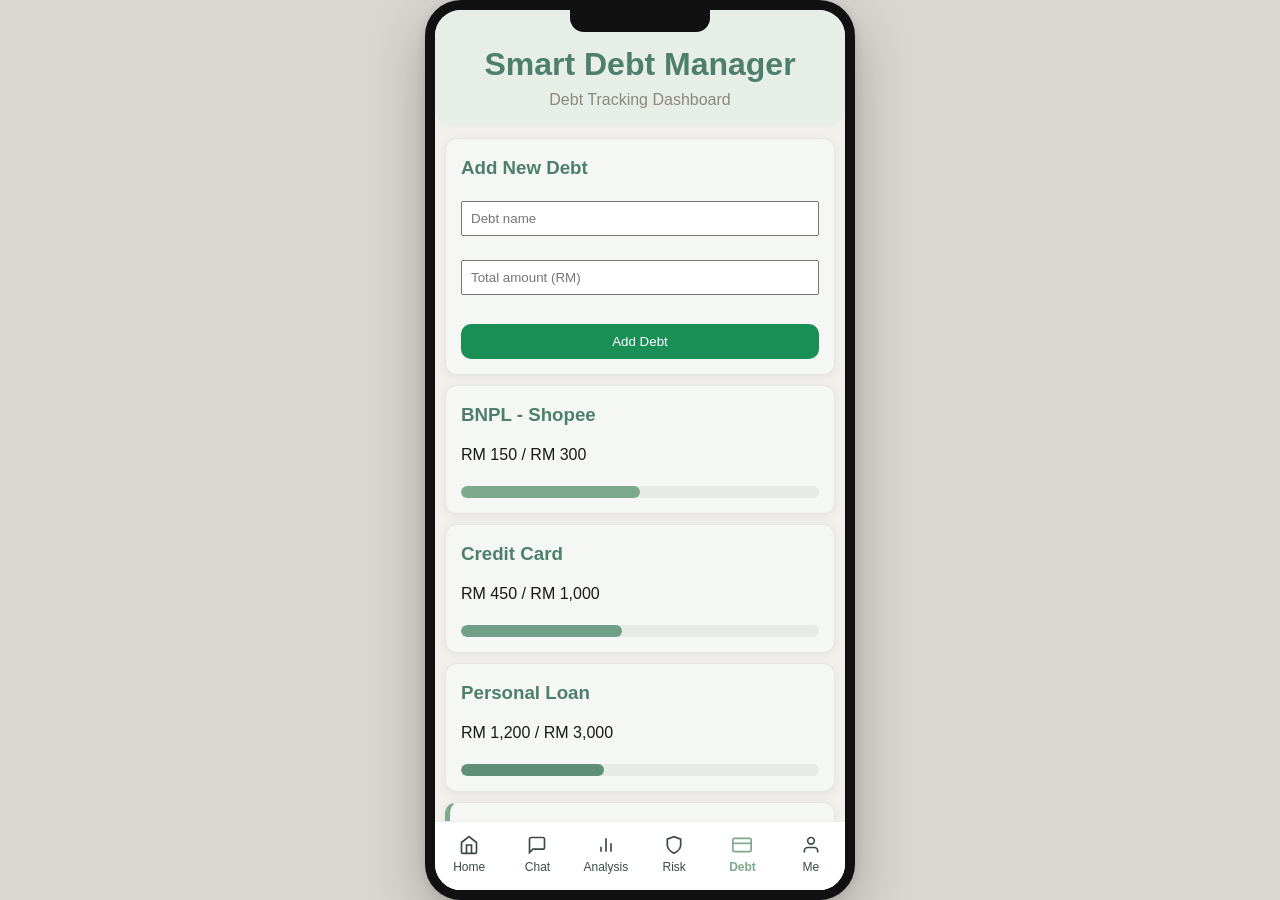
<file: debt.html>
<!DOCTYPE html>
<html lang="en">
<head>
  <meta charset="UTF-8">
  <title>Debt Manager - AI Money Buddy</title>

  <link rel="stylesheet" href="style.css">

  <style>
    body{
      background:#f6f7f5;
      font-family: Arial, sans-serif;
      margin:0;
      padding:0;
    }

    .banner{
      background:#e7ede7;
      padding:15px;
      text-align:center;
      color:#2f3b33;
    }

    .card{
      background:#f4f7f4;
      padding:15px;
      margin:10px;
      border-radius:12px;
      box-shadow:0 2px 10px rgba(0,0,0,0.06);
    }

    .progress-bar{
      width:100%;
      background:#e6ebe6;
      border-radius:8px;
      overflow:hidden;
      height:12px;
      margin-top:5px;
    }

    .progress-fill{
      height:100%;
      transition:width 0.3s ease;
    }

    button{
      background:#198f56;
      color:white;
      padding:10px 20px;
      border:none;
      border-radius:10px;
      cursor:pointer;
      transition:0.2s;
      margin-top:10px;
    }

    button:hover{
      background:#a5dbbb;
    }

  
    .nav-item{
      color:#3c4a41;
      text-decoration:none;
      font-size:12px;
      display:flex;
      flex-direction:column;
      align-items:center;
      gap:3px;
    }

    .nav-item.active{
      color:#7da88b;
      font-weight:bold;
    }

    main{
      flex:1;
      overflow-y:auto;
      padding-bottom:120px;
    }
  </style>
</head>

<body>

<div class="phone-frame" style="position:relative; height:100vh; overflow:hidden;">

<div class="app" style="display:flex; flex-direction:column; height:715hx;">

<!-- HEADER -->
<header class="banner">
  <h1>Smart Debt Manager</h1>
  <p>Debt Tracking Dashboard</p>
</header>

<main>

  <!-- ✅ FIX: INPUT SECTION -->
  <div class="card">
    <h3>Add New Debt</h3>

    <input id="debtName" placeholder="Debt name"
      style="width:100%;padding:8px;margin:5px 0;">

    <input id="debtAmount" placeholder="Total amount (RM)"
      style="width:100%;padding:8px;margin:5px 0;">

    <button onclick="addDebt()">Add Debt</button>
  </div>

  <!-- EXISTING DEBTS -->
  <div class="card">
    <h3>BNPL - Shopee</h3>
    <p>RM 150 / RM 300</p>

    <div class="progress-bar">
      <div class="progress-fill" style="width:50%; background:#7da88b;"></div>
    </div>
  </div>

  <div class="card">
    <h3>Credit Card</h3>
    <p>RM 450 / RM 1,000</p>

    <div class="progress-bar">
      <div class="progress-fill" style="width:45%; background:#6f9f86;"></div>
    </div>
  </div>

  <div class="card">
    <h3>Personal Loan</h3>
    <p>RM 1,200 / RM 3,000</p>

    <div class="progress-bar">
      <div class="progress-fill" style="width:40%; background:#5f8f78;"></div>
    </div>
  </div>

  <!-- AI -->
  <div class="card" style="border-left:5px solid #7da88b;">
    <h3>Recommended Action</h3>

    <p id="recommendation"
       style="white-space:pre-line; line-height:1.6; max-height:300px; overflow-y:auto;">
      Pay Credit Card first to reduce interest faster.
    </p>

    <button id="repaymentBtn">View Repayment Plan</button>
  </div>

</main>

    <!-- NAVBAR（Key: lock at bottom） -->
      <nav class="bottom-nav" style="position:absolute; bottom:0; left:0; right:0;">
        <a href="index.html" class="nav-item">
          <svg width="20" height="20" viewBox="0 0 24 24" fill="none" stroke="currentColor" stroke-width="2">
            <path d="M3 9l9-7 9 7v11a2 2 0 0 1-2 2H5a2 2 0 0 1-2-2z"/>
            <polyline points="9 22 9 12 15 12 15 22"/>
          </svg>
          <span>Home</span>
        </a>

        <a href="aichat.html" class="nav-item">
          <svg width="20" height="20" viewBox="0 0 24 24" fill="none" stroke="currentColor" stroke-width="2">
            <path d="M21 15a2 2 0 0 1-2 2H7l-4 4V5a2 2 0 0 1 2-2h14a2 2 0 0 1 2 2z"/>
          </svg>
          <span>Chat</span>
        </a>

        <a href="analysis.html" class="nav-item">
          <svg width="20" height="20" viewBox="0 0 24 24" fill="none" stroke="currentColor" stroke-width="2">
            <line x1="18" y1="20" x2="18" y2="10"/>
            <line x1="12" y1="20" x2="12" y2="4"/>
            <line x1="6" y1="20" x2="6" y2="14"/>
          </svg>
          <span>Analysis</span>
        </a>

        <a href="riskprediction.html" class="nav-item">
          <svg width="20" height="20" viewBox="0 0 24 24" fill="none" stroke="currentColor" stroke-width="2">
            <path d="M12 22s8-4 8-10V5l-8-3-8 3v7c0 6 8 10 8 10z"/>
          </svg>
          <span>Risk</span>
        </a>

        <a href="debt.html" class="nav-item active">
          <svg width="20" height="20" viewBox="0 0 24 24" fill="none" stroke="currentColor" stroke-width="2">
            <rect x="1" y="4" width="22" height="16" rx="2"/>
            <line x1="1" y1="10" x2="23" y2="10"/>
          </svg>
          <span>Debt</span>
        </a>

        <a href="me.html" class="nav-item">
          <svg width="20" height="20" viewBox="0 0 24 24" fill="none" stroke="currentColor" stroke-width="2">
            <path d="M20 21v-2a4 4 0 0 0-4-4H8a4 4 0 0 0-4 4v2"/>
            <circle cx="12" cy="7" r="4"/>
          </svg>
          <span>Me</span>
        </a>
      </nav>
</div>
</div>

<!-- SCRIPT -->
<script>
console.log("🔥 Debt script loaded");

// =====================
// LOAD FROM DATABASE
// =====================
let debts = [];

async function loadDebts() {
  try {
    const res = await fetch("http://127.0.0.1:8000/get-debts");
    debts = await res.json();

    console.log("📦 DB loaded:", debts);

    renderDebts();
  } catch (err) {
    console.error("❌ loadDebts failed:", err);
  }
}

// =====================
// RENDER
// =====================
function renderDebts() {

  const main = document.querySelector("main");
  const recommendation = document.getElementById("recommendation");

  if (!main || !recommendation) return;

  document.querySelectorAll(".dynamic-debt").forEach(e => e.remove());

  let html = "";

  debts.forEach(d => {
    const percent = d.total
      ? Math.min((d.paid / d.total) * 100, 100)
      : 0;

    html += `
      <div class="card dynamic-debt">
        <h3>${d.name}</h3>
        <p>RM ${d.paid} / RM ${d.total}</p>

        <div class="progress-bar">
          <div class="progress-fill"
               style="width:${percent}%; background:#7da88b;">
          </div>
        </div>
      </div>
    `;
  });

  recommendation.closest(".card")
    .insertAdjacentHTML("beforebegin", html);
}

// =====================
// ADD DEBT → DATABASE
// =====================
async function addDebt() {

  const name = document.getElementById("debtName").value;
  const total = document.getElementById("debtAmount").value;

  if (!name || !total) {
    alert("fill both");
    return;
  }

  await fetch("http://127.0.0.1:8000/add-debt", {
    method: "POST",
    headers: { "Content-Type": "application/json" },
    body: JSON.stringify({
      name,
      paid: 0,
      total: Number(total)
    })
  });

  await loadDebts();
}

// =====================
// REPAYMENT BUTTON
// =====================
window.addEventListener("DOMContentLoaded", () => {

  loadDebts();

  const btn = document.getElementById("repaymentBtn");

  btn.addEventListener("click", async () => {

    const box = document.getElementById("recommendation");

    box.innerText = "AI thinking...";
    box.style.color = "#7da88b";

    try {
      const res = await fetch("http://127.0.0.1:8000/chat", {
        method: "POST",
        headers: { "Content-Type": "application/json" },
        body: JSON.stringify({
          message: `
Debts:
${debts.map(d => `${d.name}: RM${d.paid}/RM${d.total}`).join("\n")}

Give repayment plan.
          `
        })
      });

      const data = await res.json();

      box.innerText = data.reply;
      box.style.color = "#3c7a5b";

    } catch (err) {
      box.innerText = "AI error";
      box.style.color = "red";
    }
  });
});
</script>
</body>
</html>
</file>
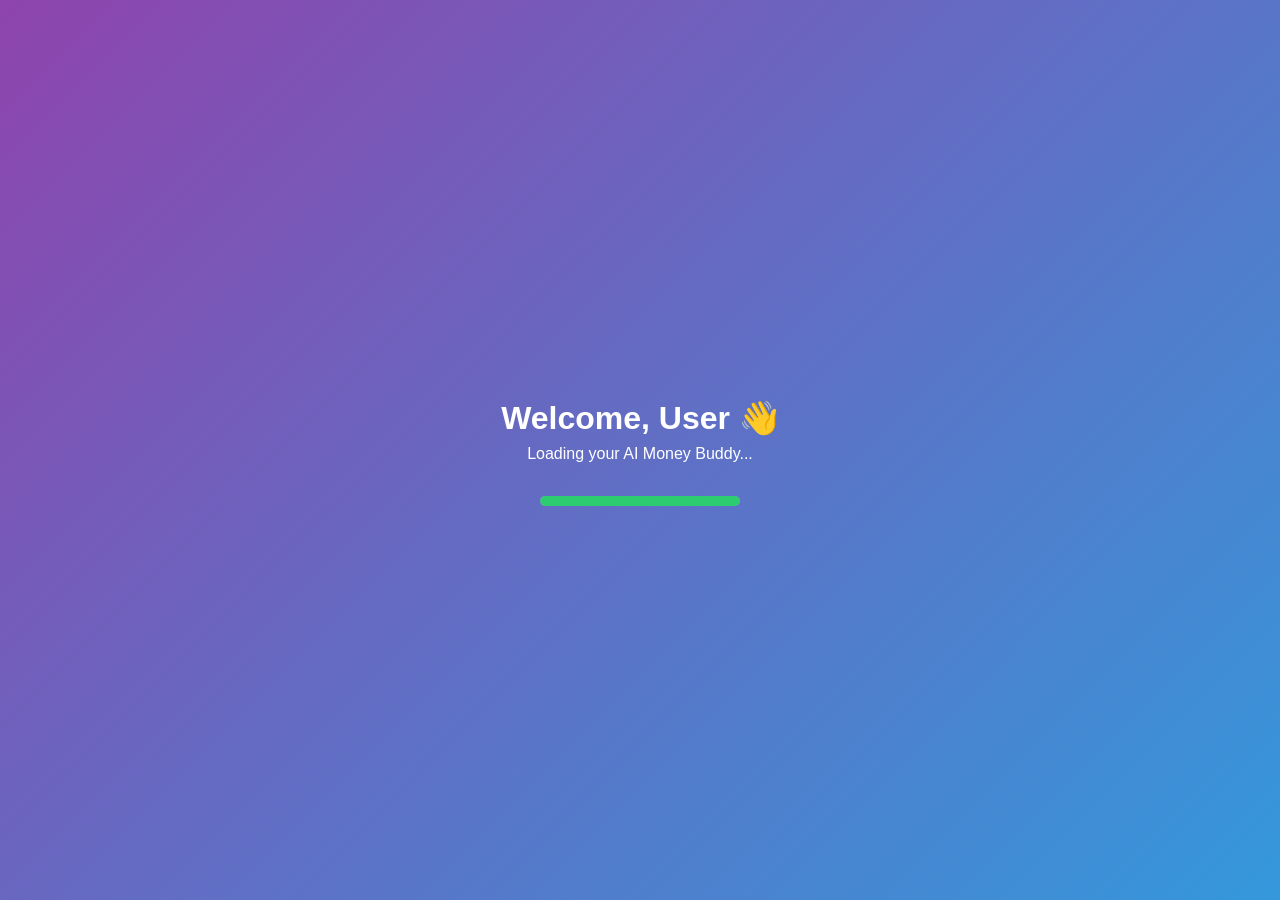
<file: loading.html>
<!DOCTYPE html>
<html lang="en">
<head>
  <meta charset="UTF-8">
  <title>Loading - AI Money Buddy</title>
  <link rel="stylesheet" href="style.css">
  <style>
    body {
      display: flex;
      justify-content: center;
      align-items: center;
      height: 100vh;
      background: linear-gradient(135deg, #8e44ad, #3498db);
      color: white;
      font-family: Arial, sans-serif;
      text-align: center;
      flex-direction: column;
    }
    .welcome {
      animation: fadeIn 2s ease-in-out;
      margin-bottom: 20px;
    }
    @keyframes fadeIn {
      from { opacity: 0; transform: scale(0.9); }
      to { opacity: 1; transform: scale(1); }
    }
    /* Progress bar */
    .progress-bar {
      width: 200px;
      height: 10px;
      background: rgba(255,255,255,0.3);
      border-radius: 5px;
      overflow: hidden;
      margin-top: 10px;
    }
    .progress-fill {
      height: 100%;
      width: 0%;
      background: #2ecc71;
      animation: loadProgress 2s linear forwards;
    }
    @keyframes loadProgress {
      from { width: 0%; }
      to { width: 100%; }
    }
    /* Circular loading animation */
    .loader {
      border: 6px solid rgba(255,255,255,0.3);
      border-top: 6px solid #fff;
      border-radius: 50%;
      width: 40px;
      height: 40px;
      animation: spin 1s linear infinite;
      margin-top: 20px;
    }
    @keyframes spin {
      0% { transform: rotate(0deg); }
      100% { transform: rotate(360deg); }
    }
  </style>
</head>
<body>
  <div class="welcome">
    <h1 id="welcomeText">Welcome 👋</h1>
    <p>Loading your AI Money Buddy...</p>
  </div>

  <!-- Progress bar -->
  <div class="progress-bar">
    <div class="progress-fill"></div>
  </div>

  <script>
    // Get username from localStorage
    const userName = localStorage.getItem("userName") || "User";
    document.getElementById("welcomeText").innerText = `Welcome, ${userName} 👋`;

    // Delay redirect to homepage
    setTimeout(() => {
      window.location.href = "index.html";
    }, 2000); // Redirect after 2 seconds
  </script>
</body>
</html>
</file>
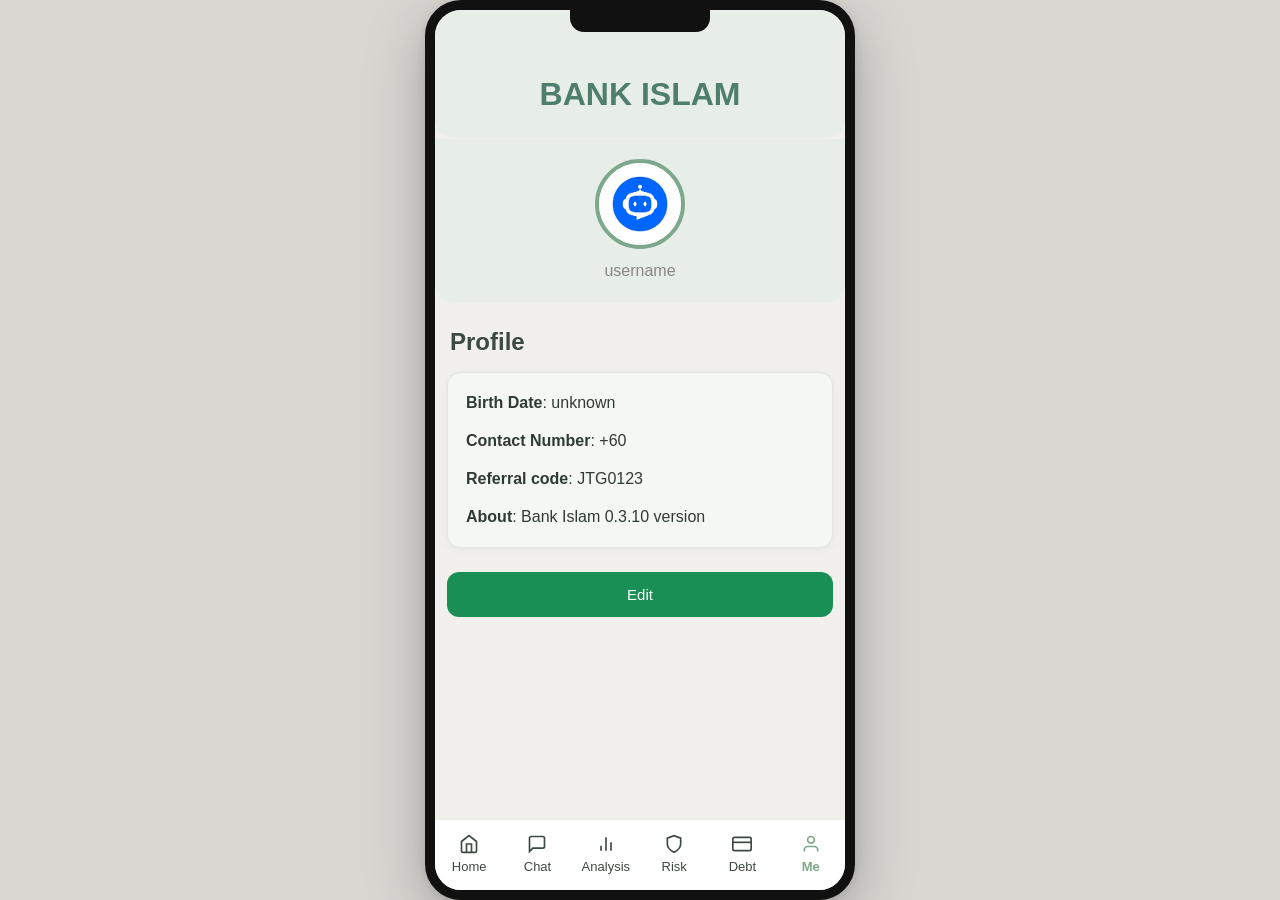
<file: me.html>
<!DOCTYPE html>
<html lang="en">
<head>
  <meta charset="UTF-8">
  <title>Me - AI Money Buddy</title>
  <link rel="stylesheet" href="style.css">

  <style>
    body{
      background:#f6f7f5;
      font-family: Arial, sans-serif;
      margin:0;
      color:#2f3b33;
    }

    .phone-frame{
      position:relative;
      height:100vh;
      overflow:hidden;
    }

    .app{
      display:flex;
      flex-direction:column;
      height:100vh;
    }

    .banner{
      background:#e7ede7;
      padding:20px;
      text-align:center;
      color:#2f3b33;
    }

    .profile-header{
      display:flex;
      flex-direction:column;
      align-items:center;
      gap:10px;
    }

    .avatar{
      width:90px;
      height:90px;
      border-radius:50%;
      object-fit:cover;
      border:4px solid #7da88b;
      background:white;
    }

    main{
      flex:1;
      overflow-y:auto;
      padding-bottom:100px;
    }

    h2{
      margin-left:15px;
      margin-top:20px;
      color:#3c4a41;
    }

    .card{
      background:#f4f7f4;
      padding:18px;
      margin:12px;
      border-radius:14px;
      box-shadow:0 2px 10px rgba(0,0,0,0.05);
    }

    .edit-btn{
      margin:12px;
      width:calc(100% - 24px);
      background:#198f56;
      color:white;
      padding:14px;
      border:none;
      border-radius:12px;
      font-size:15px;
      cursor:pointer;
    }

    .edit-btn:hover{
      background:#a5dbbb;
    }

    button{
      background:#198f56;
      color:white;
      padding:10px 18px;
      border:none;
      border-radius:10px;
      cursor:pointer;
      margin-top:10px;
    }

    button:hover{
      background:#a5dbbb;
    }

    .modal{
      display:none;
      position:fixed;
      z-index:1000;
      left:0;
      top:0;
      width:100%;
      height:100%;
      background:rgba(0,0,0,0.35);
      justify-content:center;
      align-items:center;
    }

    .modal-content{
      background:#f4f7f4;
      padding:25px;
      border-radius:16px;
      width:85%;
      max-width:350px;
    }

    .modal-content label{
      display:block;
      margin-top:12px;
      margin-bottom:6px;
    }

    .modal-content input{
      width:100%;
      padding:12px;
      border-radius:10px;
      border:1px solid #d7dfd7;
    }

    .nav-item{
      text-decoration:none;
      color:#3c4a41;
      font-size:13px;
      text-align:center;
    }

    .nav-item.active{
      color:#7da88b;
      font-weight:bold;
    }
  </style>
</head>

<body>

<div class="phone-frame">
<div class="app">

  <!-- Banner -->
  <header class="banner" style="padding-top:45px;">
    <h1>BANK ISLAM</h1>
  </header>

  <header class="banner">
    <div class="profile-header">
      <img src="user.png" class="avatar">
      <p id="userNameDisplay">username</p>
    </div>
  </header>

  <main>

    <h2>Profile</h2>

    <div class="card">

      <p><b>Birth Date</b>: <span id="birthday">unknown</span></p>

      <p><b>Contact Number</b>: +60 <span id="phone"></span></p>

      <p><b>Referral code</b>: <span id="instagram">JTG0123</span></p>

      <p><b>About</b>: Bank Islam 0.3.10 version</p>

    </div>

    <button class="edit-btn" onclick="openModal()">
      Edit
    </button>

  </main>

  <!-- NAVBAR（Key: lock at bottom） -->
      <nav class="bottom-nav" style="position:absolute; bottom:0; left:0; right:0;">
        <a href="index.html" class="nav-item">
          <svg width="20" height="20" viewBox="0 0 24 24" fill="none" stroke="currentColor" stroke-width="2">
            <path d="M3 9l9-7 9 7v11a2 2 0 0 1-2 2H5a2 2 0 0 1-2-2z"/>
            <polyline points="9 22 9 12 15 12 15 22"/>
          </svg>
          <span>Home</span>
        </a>

        <a href="aichat.html" class="nav-item">
          <svg width="20" height="20" viewBox="0 0 24 24" fill="none" stroke="currentColor" stroke-width="2">
            <path d="M21 15a2 2 0 0 1-2 2H7l-4 4V5a2 2 0 0 1 2-2h14a2 2 0 0 1 2 2z"/>
          </svg>
          <span>Chat</span>
        </a>

        <a href="analysis.html" class="nav-item">
          <svg width="20" height="20" viewBox="0 0 24 24" fill="none" stroke="currentColor" stroke-width="2">
            <line x1="18" y1="20" x2="18" y2="10"/>
            <line x1="12" y1="20" x2="12" y2="4"/>
            <line x1="6" y1="20" x2="6" y2="14"/>
          </svg>
          <span>Analysis</span>
        </a>

        <a href="riskprediction.html" class="nav-item">
          <svg width="20" height="20" viewBox="0 0 24 24" fill="none" stroke="currentColor" stroke-width="2">
            <path d="M12 22s8-4 8-10V5l-8-3-8 3v7c0 6 8 10 8 10z"/>
          </svg>
          <span>Risk</span>
        </a>

        <a href="debt.html" class="nav-item">
          <svg width="20" height="20" viewBox="0 0 24 24" fill="none" stroke="currentColor" stroke-width="2">
            <rect x="1" y="4" width="22" height="16" rx="2"/>
            <line x1="1" y1="10" x2="23" y2="10"/>
          </svg>
          <span>Debt</span>
        </a>

        <a href="me.html" class="nav-item active">
          <svg width="20" height="20" viewBox="0 0 24 24" fill="none" stroke="currentColor" stroke-width="2">
            <path d="M20 21v-2a4 4 0 0 0-4-4H8a4 4 0 0 0-4 4v2"/>
            <circle cx="12" cy="7" r="4"/>
          </svg>
          <span>Me</span>
        </a>
      </nav>
</div>
</div>


<!-- MODAL -->
<div id="editModal" class="modal">

  <div class="modal-content">

    <h2>Edit Profile</h2>

    <label>Username:</label>
    <input type="text" id="editUsername">

    <label>Birth Date:</label>
    <input type="date" id="editBirthday">

    <label>Contact Number (+60):</label>
    <input type="text" id="editPhone" maxlength="10">

    <label>Password:</label>
    <input type="password" id="editPassword">

    <button onclick="saveProfile()">Save</button>
    <button onclick="closeModal()">Cancel</button>

  </div>

</div>

<!-- SCRIPT -->
<script>

function openModal(){
  document.getElementById("editModal").style.display = "flex";
}

function closeModal(){
  document.getElementById("editModal").style.display = "none";
}

async function saveProfile(){

  const username = document.getElementById("editUsername").value;
  const birthday = document.getElementById("editBirthday").value;
  const phone = document.getElementById("editPhone").value;
  const password = document.getElementById("editPassword").value;

  // localStorage ( for UI)
  localStorage.setItem("username", username);
  localStorage.setItem("birthday", birthday);
  localStorage.setItem("phone", phone);
  localStorage.setItem("password", password);

  // UI update
  if (username)
    document.getElementById("userNameDisplay").innerText = username;

  if (birthday)
    document.getElementById("birthday").innerText = birthday;

  if (phone)
    document.getElementById("phone").innerText = phone;

  // ===== SAVE TO DATABASE =====
  try {
    await fetch("http://127.0.0.1:8000/users", {
      method: "POST",
      headers: {
        "Content-Type": "application/json"
      },
      body: JSON.stringify({
        name: username
      })
    });
  } catch (err) {
    console.error("DB save failed:", err);
  }

  closeModal();
}

// LOAD DATA
window.addEventListener("DOMContentLoaded", () => {

  const username = localStorage.getItem("username");
  const birthday = localStorage.getItem("birthday");
  const phone = localStorage.getItem("phone");

  if (username)
    document.getElementById("userNameDisplay").innerText = username;

  if (birthday)
    document.getElementById("birthday").innerText = birthday;

  if (phone)
    document.getElementById("phone").innerText = phone;

});

</script>

</body>
</html>
</file>
<file: style.css>
/* ===== 1. Font & Base ===== */
@import url('https://fonts.googleapis.com/css2?family=Plus+Jakarta+Sans:wght@300;400;600;700&display=swap');
 
:root {
    --background: #F2F0EC;
    --foreground: #1A1917;
    --card: #FFFFFF;
    --primary: #4D7E6E;
    --muted: #EAE8E3;
    --muted-foreground: #8A8780;
    --border: rgba(26, 25, 23, 0.08);
    --ring: #4D7E6E;
    --radius: 1rem;
    --font: "Plus Jakarta Sans", sans-serif;
}
 
*, ::after, ::before {
    box-sizing: border-box;
    margin: 0;
    padding: 0;
}
 
html, body {
    font-family: var(--font);
    font-size: 16px;
    line-height: 1.5;
    background-color: var(--background);
    color: var(--foreground);
    height: 100%;
    -webkit-text-size-adjust: 100%;
}
 
/* ===== 2. App Shell ===== */
.app {
    display: flex;
    flex-direction: column;
    height: 100dvh;
    max-width: 430px;
    margin: 0 auto;
    background-color: var(--background);
    position: relative;
}
 
/* ===== 3. Topbar ===== */
.topbar {
    display: flex;
    justify-content: space-between;
    align-items: center;
    padding: 1rem 1.25rem 0.75rem;
    background-color: var(--background);
    flex-shrink: 0;
}
 
.greeting-sub {
    font-size: 0.72rem;
    color: var(--muted-foreground);
}
 
.greeting-main {
    font-size: 1.15rem;
    font-weight: 700;
    letter-spacing: -0.01em;
}
 
.user-avatar {
    width: 36px;
    height: 36px;
    border-radius: 50%;
    background-color: var(--primary);
    color: #fff;
    display: flex;
    align-items: center;
    justify-content: center;
    font-size: 0.8rem;
    font-weight: 700;
    flex-shrink: 0;
}
 
/* ===== 4. Scroll Content ===== */
.scroll-content {
    flex: 1;
    overflow-y: auto;
    padding: 0.75rem 1.25rem 1.25rem;
    display: flex;
    flex-direction: column;
    gap: 0.875rem;
    -webkit-overflow-scrolling: touch;
}
 
/* ===== 5. Stats Grid ===== */
.stats-grid {
    display: grid;
    grid-template-columns: 1fr 1fr;
    gap: 0.625rem;
}
 
.stat-card {
    background-color: var(--card);
    border-radius: var(--radius);
    padding: 1rem 1rem 0.875rem;
    border: 1px solid var(--border);
    display: flex;
    flex-direction: column;
    gap: 0.2rem;
}
 
.stat-label {
    font-size: 0.7rem;
    color: var(--muted-foreground);
    font-weight: 500;
}
 
.stat-value {
    font-size: 1.15rem;
    font-weight: 700;
    letter-spacing: -0.02em;
    line-height: 1.2;
}
 
.stat-badge {
    font-size: 0.68rem;
    color: var(--primary);
    font-weight: 500;
}
 
/* ===== 6. Card Base ===== */
.card {
    background-color: var(--card);
    border-radius: var(--radius);
    padding: 1.125rem;
    border: 1px solid var(--border);
    display: flex;
    flex-direction: column;
    gap: 0.875rem;
}
 
.card-header {
    display: flex;
    justify-content: space-between;
    align-items: center;
}
 
.card-title {
    font-size: 0.875rem;
    font-weight: 600;
}
 
.pill {
    font-size: 0.68rem;
    background-color: var(--muted);
    color: var(--muted-foreground);
    padding: 0.18rem 0.6rem;
    border-radius: 999px;
    font-weight: 500;
}
 
.see-all {
    font-size: 0.72rem;
    color: var(--primary);
    font-weight: 600;
    cursor: pointer;
}
 
/* ===== 7. Health Card ===== */
.health-body {
    display: flex;
    align-items: center;
    gap: 1rem;
}
 
.health-ring {
    position: relative;
    width: 90px;
    height: 90px;
    flex-shrink: 0;
}
 
.ring-score {
    position: absolute;
    inset: 0;
    display: flex;
    flex-direction: column;
    align-items: center;
    justify-content: center;
    font-size: 1.35rem;
    font-weight: 700;
    line-height: 1;
    pointer-events: none;
}
 
.ring-sub {
    font-size: 0.58rem;
    color: var(--muted-foreground);
    font-weight: 400;
    margin-top: 2px;
}
 
.health-text { flex: 1; min-width: 0; }
 
.health-status {
    font-size: 0.9rem;
    font-weight: 700;
    color: var(--primary);
    margin-bottom: 0.25rem;
}
 
.health-desc {
    font-size: 0.75rem;
    color: var(--muted-foreground);
    line-height: 1.55;
    margin-bottom: 0.5rem;
}
 
.health-link {
    font-size: 0.75rem;
    color: var(--primary);
    font-weight: 600;
    cursor: pointer;
}
 
.health-metrics {
    display: flex;
    gap: 0;
    border-top: 1px solid var(--border);
    padding-top: 0.875rem;
}
 
.metric {
    flex: 1;
    text-align: center;
}
 
.metric + .metric {
    border-left: 1px solid var(--border);
}
 
.metric-label {
    font-size: 0.68rem;
    color: var(--muted-foreground);
    margin-bottom: 0.15rem;
}
 
.metric-value {
    font-size: 0.8rem;
    font-weight: 600;
    color: var(--primary);
}
 
/* ===== 8. Tab Group ===== */
.tab-group {
    display: flex;
    background-color: var(--muted);
    border-radius: 0.6rem;
    padding: 0.2rem;
    gap: 0.1rem;
}
 
.tab-btn {
    flex: 1;
    padding: 0.4rem 0;
    font-size: 0.775rem;
    font-weight: 500;
    border-radius: 0.45rem;
    border: none;
    background: transparent;
    color: var(--muted-foreground);
    cursor: pointer;
    transition: background 0.15s, color 0.15s;
    font-family: var(--font);
}
 
.tab-btn.active {
    background-color: var(--card);
    color: var(--foreground);
    font-weight: 600;
    box-shadow: 0 1px 3px rgba(0,0,0,0.08);
}
 
/* ===== 9. Inputs ===== */
.input-group {
    display: flex;
    flex-direction: column;
    gap: 0.3rem;
}
 
.input-label {
    font-size: 0.73rem;
    color: var(--muted-foreground);
    font-weight: 500;
}
 
.rm-input {
    display: flex;
    align-items: center;
    background-color: var(--muted);
    border-radius: 0.625rem;
    padding: 0.65rem 0.875rem;
    gap: 0.5rem;
    border: 1.5px solid transparent;
    transition: border-color 0.15s;
}
 
.rm-input:focus-within { border-color: var(--primary); }
 
.rm-prefix {
    font-size: 0.8rem;
    font-weight: 600;
    color: var(--muted-foreground);
}
 
.rm-input input {
    border: none;
    background: transparent;
    font-size: 0.85rem;
    color: var(--foreground);
    outline: none;
    flex: 1;
    font-family: var(--font);
}
 
.rm-input input::placeholder { color: var(--muted-foreground); }
 
/* ===== 10. Progress ===== */
.progress-section {
    display: flex;
    flex-direction: column;
    gap: 0.3rem;
}
 
.progress-row {
    display: flex;
    justify-content: space-between;
}
 
.progress-track {
    height: 6px;
    background-color: var(--muted);
    border-radius: 999px;
    overflow: hidden;
}
 
.progress-fill {
    height: 100%;
    background-color: var(--primary);
    border-radius: 999px;
    transition: width 0.4s ease, background-color 0.3s ease;
}
 
.progress-hint {
    font-size: 0.7rem;
    color: var(--muted-foreground);
}
 
/* ===== 11. Transactions ===== */
.tx-list {
    display: flex;
    flex-direction: column;
    gap: 0.125rem;
}
 
.tx-item {
    display: flex;
    align-items: center;
    gap: 0.75rem;
    padding: 0.625rem 0.375rem;
    border-radius: 0.75rem;
    transition: background 0.12s;
}
 
.tx-item:hover { background-color: var(--muted); }
 
.tx-icon {
    width: 38px;
    height: 38px;
    border-radius: 0.625rem;
    background-color: var(--muted);
    display: flex;
    align-items: center;
    justify-content: center;
    font-size: 1.05rem;
    flex-shrink: 0;
}
 
.tx-info { flex: 1; min-width: 0; }
 
.tx-name {
    font-size: 0.83rem;
    font-weight: 600;
}
 
.tx-cat {
    font-size: 0.7rem;
    color: var(--muted-foreground);
}
 
.tx-amount {
    font-size: 0.83rem;
    font-weight: 600;
    flex-shrink: 0;
}
 
.tx-amount.income { color: var(--primary); }
.tx-amount.expense { color: #B05050; }
 
/* ===== 12. Bottom Nav ===== */
.bottom-nav {
    display: flex;
    background-color: var(--card);
    border-top: 1px solid var(--border);
    padding: 0.5rem 0 calc(0.5rem + env(safe-area-inset-bottom));
    flex-shrink: 0;
}
 
.nav-item {
    flex: 1;
    display: flex;
    flex-direction: column;
    align-items: center;
    gap: 0.2rem;
    padding: 0.35rem 0;
    font-size: 0.62rem;
    font-weight: 500;
    color: var(--muted-foreground);
    text-decoration: none;
    transition: color 0.15s;
}
 
.nav-item.active { color: var(--primary); }
 
.nav-item svg { flex-shrink: 0; }
 
/* ===== PHONE FRAME (NEW ADDITION ONLY) ===== */
.phone-frame {
    width: 100%;
    height: 100vh;
    display: flex;
    align-items: center;
    justify-content: center;
    background: #d9d7d2; /* External background（simulate desktop）） */
    padding: 20px;
}

/* Phone body shell */
.phone-frame .app {
    width: 100%;
    max-width: 430px;
    height: 715xh;
    border-radius: 36px;
    box-shadow:
        0 20px 60px rgba(0, 0, 0, 0.25),
        0 2px 10px rgba(0, 0, 0, 0.1);
    overflow: hidden;
    border: 10px solid #111; /* Black border */
    position: relative;
}

/* Top notch */
.phone-frame .app::before {
    content: "";
    position: absolute;
    top: 0;
    left: 50%;
    transform: translateX(-50%);
    width: 140px;
    height: 22px;
    background: #111;
    border-bottom-left-radius: 14px;
    border-bottom-right-radius: 14px;
    z-index: 999;
}

.banner {
  background: #ffffff;
  color: #3f3537;
  /* Change 20 px to a larger value, e.g., 40px, or manually increase margin */
  padding: 30px 20px 20px 20px; 
  text-align: center;
  flex-shrink: 0;
  border-bottom: 1px solid #eee; /* Is optional: add a line for better look */
}

.banner h1 { 
    margin: 0; 
    margin-top: 15px; /* Add some space to move it downword */
}

/* ===== AI Money Buddy Soft Sage Theme (Analysis Page) ===== */

body {
  background: #F2F0EC;
  color: #1A1917;
}

/* Header */
.banner {
  background: #EAE8E3;
  padding: 20px;
  border-radius: 0 0 20px 20px;
  text-align: center;
}

.banner h1 {
  color: #4D7E6E;
  font-weight: 700;
}

.banner p {
  color: #8A8780;
}

/* Back button */
.back-home {
  color: #4D7E6E;
  font-weight: 600;
  text-decoration: none;
}

/* Cards */
.card {
  background: #FFFFFF;
  border: 1px solid rgba(26, 25, 23, 0.08);
  border-radius: 16px;
  padding: 16px;
  margin: 12px;
  box-shadow: 0 6px 20px rgba(0,0,0,0.05);
}

/* Select dropdown */
select {
  background: #EAE8E3;
  border: none;
  padding: 10px;
  border-radius: 10px;
  color: #1A1917;
  outline: none;
}

/* Chart title */
.card h3 {
  color: #4D7E6E;
}

/* Insights list */
#insightList li {
  background: #F7F6F3;
  padding: 10px;
  margin: 6px 0;
  border-radius: 10px;
  border-left: 4px solid #4D7E6E;
  font-size: 0.9rem;
  color: #1A1917;
}

/* Bottom nav (match AI Chat style) */
.bottom-nav {
  background: #FFFFFF;
  border-top: 1px solid rgba(26,25,23,0.08);
}

.nav-item {
  color: #8A8780;
  text-decoration: none;
  font-size: 0.75rem;
}

.nav-item:hover {
  color: #4D7E6E;
}

.nav-item.active {
  color: #4D7E6E;
  font-weight: 600;
}
</file>
